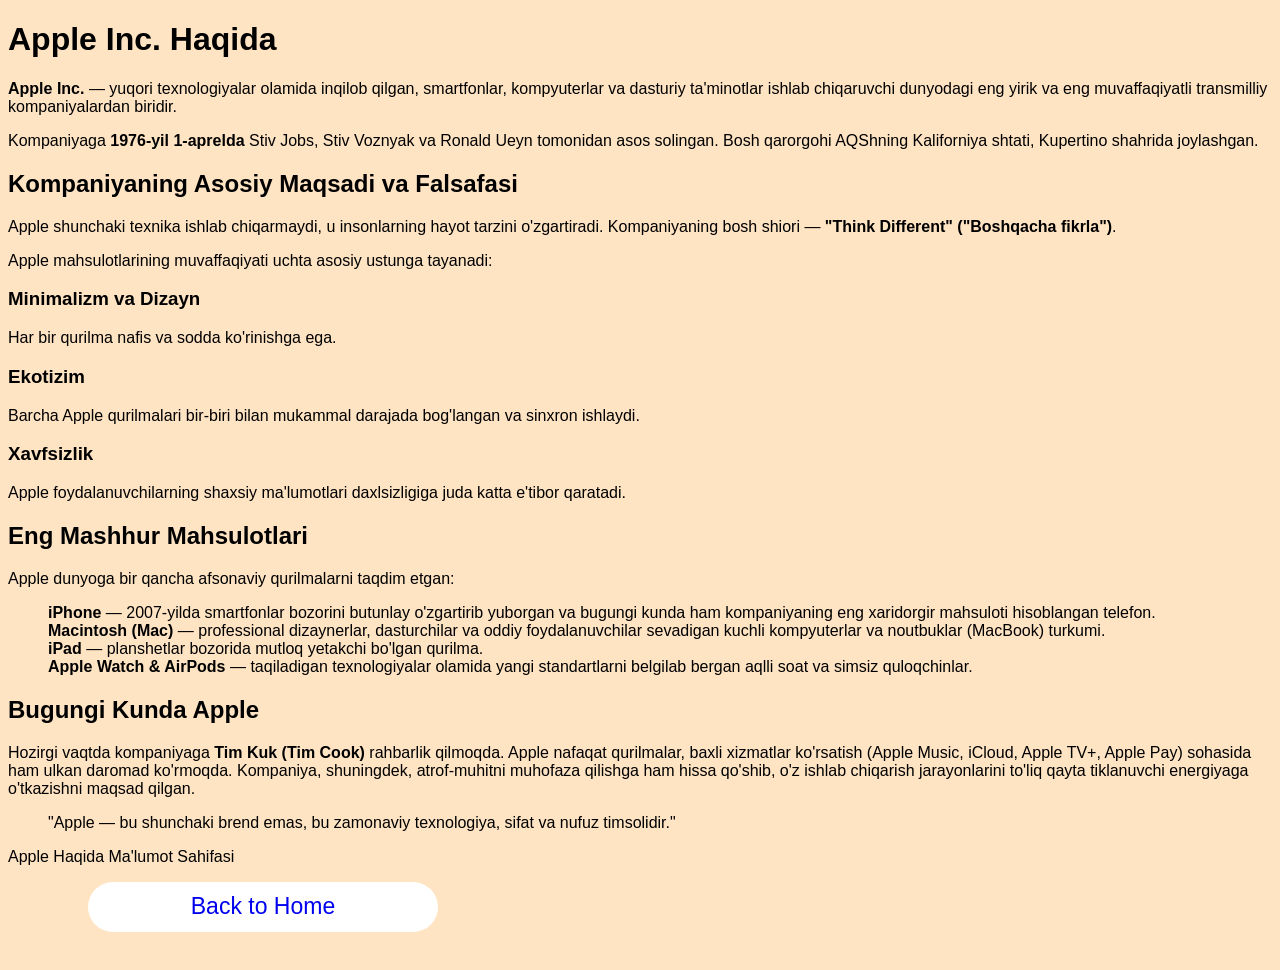
<file: aboutas.html>
<!DOCTYPE html>
<html lang="en">
<head>
    <meta charset="UTF-8">
    <meta name="viewport" content="width=device-width, initial-scale=1.0">
    <title>Apple Haqida</title>
    <link rel="stylesheet" href="aboutas.css">
</head>
<body class="bg-gray">
    <div class="container">
        <header>
            <h1>Apple Inc. Haqida</h1>
        </header>

        <section>
            <p class="intro"><strong>Apple Inc.</strong> — yuqori texnologiyalar olamida inqilob qilgan, smartfonlar, kompyuterlar va dasturiy ta'minotlar ishlab chiqaruvchi dunyodagi eng yirik va eng muvaffaqiyatli transmilliy kompaniyalardan biridir.</p>
            <p>Kompaniyaga <strong>1976-yil 1-aprelda</strong> Stiv Jobs, Stiv Voznyak va Ronald Ueyn tomonidan asos solingan. Bosh qarorgohi AQShning Kaliforniya shtati, Kupertino shahrida joylashgan.</p>
        </section>

        <section>
            <h2>Kompaniyaning Asosiy Maqsadi va Falsafasi</h2>
            <p>Apple shunchaki texnika ishlab chiqarmaydi, u insonlarning hayot tarzini o'zgartiradi. Kompaniyaning bosh shiori — <strong>"Think Different" ("Boshqacha fikrla")</strong>.</p>
            
            <p>Apple mahsulotlarining muvaffaqiyati uchta asosiy ustunga tayanadi:</p>
            
            <div class="grid">
                <div class="card">
                    <h3>Minimalizm va Dizayn</h3>
                    <p>Har bir qurilma nafis va sodda ko'rinishga ega.</p>
                </div>
                <div class="card">
                    <h3>Ekotizim</h3>
                    <p>Barcha Apple qurilmalari bir-biri bilan mukammal darajada bog'langan va sinxron ishlaydi.</p>
                </div>
                <div class="card">
                    <h3>Xavfsizlik</h3>
                    <p>Apple foydalanuvchilarning shaxsiy ma'lumotlari daxlsizligiga juda katta e'tibor qaratadi.</p>
                </div>
            </div>
        </section>

        <section>
            <h2>Eng Mashhur Mahsulotlari</h2>
            <p>Apple dunyoga bir qancha afsonaviy qurilmalarni taqdim etgan:</p>
            <ul>
                <li><strong>iPhone</strong> — 2007-yilda smartfonlar bozorini butunlay o'zgartirib yuborgan va bugungi kunda ham kompaniyaning eng xaridorgir mahsuloti hisoblangan telefon.</li>
                <li><strong>Macintosh (Mac)</strong> — professional dizaynerlar, dasturchilar va oddiy foydalanuvchilar sevadigan kuchli kompyuterlar va noutbuklar (MacBook) turkumi.</li>
                <li><strong>iPad</strong> — planshetlar bozorida mutloq yetakchi bo'lgan qurilma.</li>
                <li><strong>Apple Watch & AirPods</strong> — taqiladigan texnologiyalar olamida yangi standartlarni belgilab bergan aqlli soat va simsiz quloqchinlar.</li>
            </ul>
        </section>

        <section>
            <h2>Bugungi Kunda Apple</h2>
            <p>Hozirgi vaqtda kompaniyaga <strong>Tim Kuk (Tim Cook)</strong> rahbarlik qilmoqda. Apple nafaqat qurilmalar, baxli xizmatlar ko'rsatish (Apple Music, iCloud, Apple TV+, Apple Pay) sohasida ham ulkan daromad ko'rmoqda. Kompaniya, shuningdek, atrof-muhitni muhofaza qilishga ham hissa qo'shib, o'z ishlab chiqarish jarayonlarini to'liq qayta tiklanuvchi energiyaga o'tkazishni maqsad qilgan.</p>
        </section>

        <blockquote>
            "Apple — bu shunchaki brend emas, bu zamonaviy texnologiya, sifat va nufuz timsolidir."
        </blockquote>

        <footer>
            <p>Apple Haqida Ma'lumot Sahifasi</p>
        </footer>
    </div>
    
    <button><a href="index.html">Back to Home</a></button>
</body>
</html>
</file>
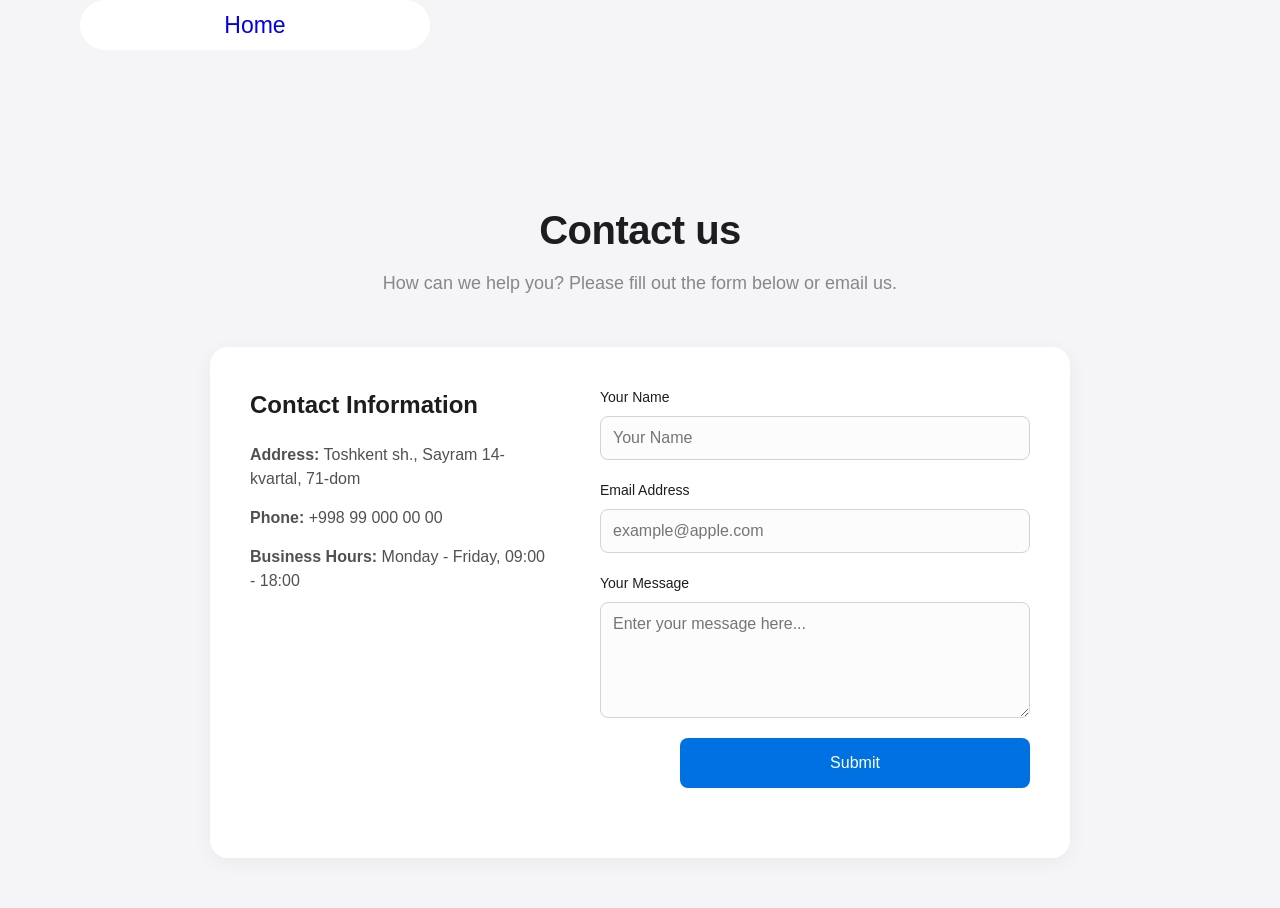
<file: contactus.html>
<!DOCTYPE html>
<html lang="uz">
<head>
    <meta charset="UTF-8">
    <meta name="viewport" content="width=device-width, initial-scale=1.0">
    <title>Apple - Aloqa</title>
    <link rel="stylesheet" href="contact.css">
</head>
<body>
    <button><a href="index.html">Home</a></button>
    <main class="contact-container">
        <header class="contact-header">
            <h1>Contact us</h1>
            <p>How can we help you? Please fill out the form below or email us.</p>
        </header>

        <div class="contact-content">
            <div class="contact-info">
                <h2>Contact Information</h2>
                <p><strong>Address:</strong> Toshkent sh., Sayram 14-kvartal, 71-dom</p>
                <p><strong>Phone:</strong> +998 99 000 00 00</p>
                <p><strong>Business Hours:</strong> Monday - Friday, 09:00 - 18:00</p>
            </div>

            <form class="contact-form">
                <div class="form-group">
                    <label for="name">Your Name</label>
                    <input type="text" id="name" placeholder="Your Name" required>
                </div>

                <div class="form-group">
                    <label for="email">Email Address</label>
                    <input type="email" id="email" placeholder="example@apple.com" required>
                </div>

                <div class="form-group">
                    <label for="message">Your Message</label>
                    <textarea id="message" rows="5" placeholder="Enter your message here..." required></textarea>
                </div>

                <button type="submit" class="submit-btn">Submit</button>
            </form>
        </div>
    </main>

</body>
</html>
</file>
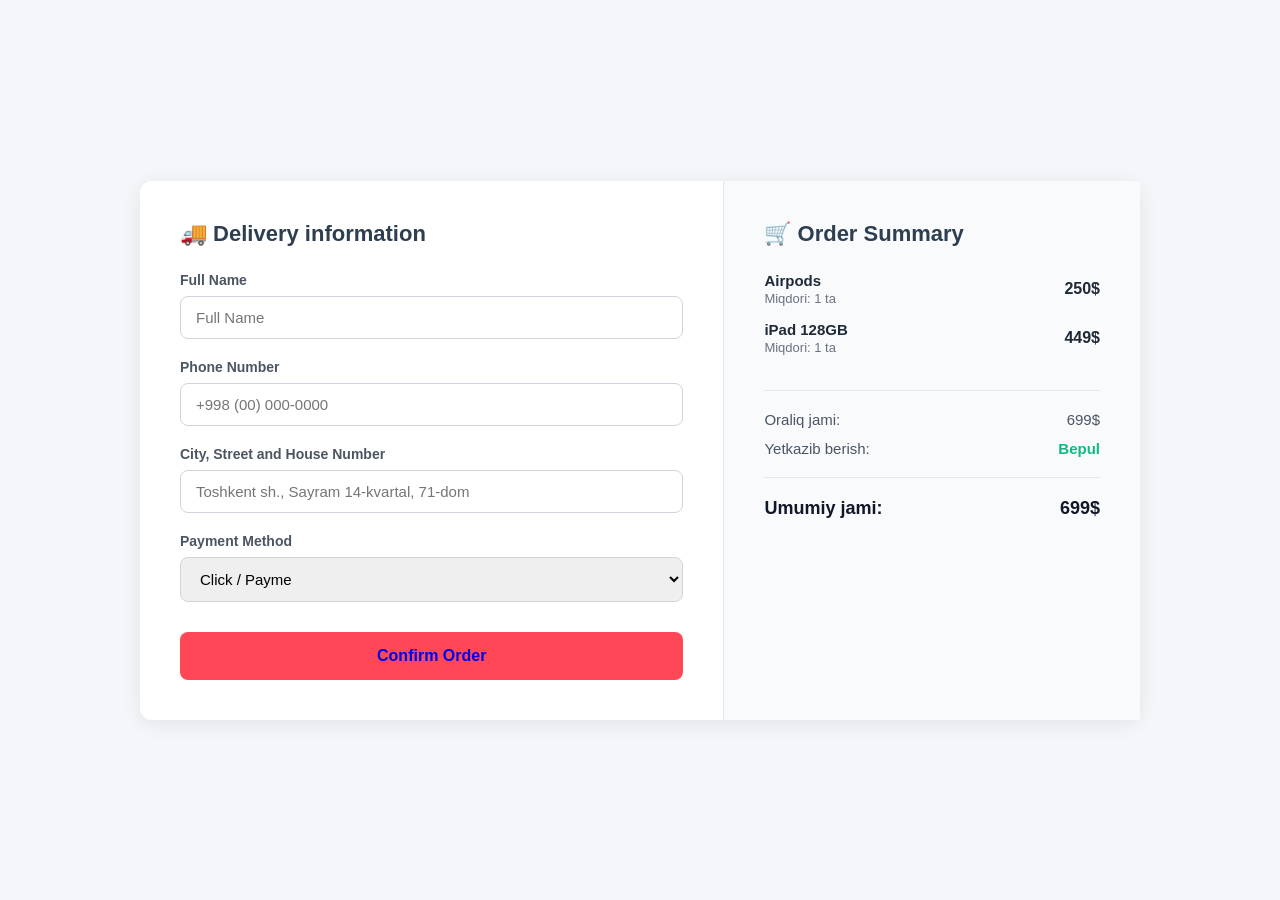
<file: placing-an-order.html>
<!DOCTYPE html>
<html lang="uz">
<head>
    <meta charset="UTF-8">
    <meta name="viewport" content="width=device-width, initial-scale=1.0">
    <title>Placing an Order</title>
    <link rel="stylesheet" href="placing-an-order.css">
</head>
<body>

    <div class="order-container">
        <div class="order-form-section">
            <h2>🚚 Delivery information</h2>
            <form action="#" method="POST" class="checkout-form">
                
                <div class="input-group">
                    <label for="fullname">Full Name</label>
                    <input type="text" id="fullname" placeholder="Full Name" required>
                </div>

                <div class="input-group">
                    <label for="phone">Phone Number</label>
                    <input type="tel" id="phone" placeholder="+998 (00) 000-0000" required>
                </div>

                <div class="input-group">
                    <label for="address">City, Street and House Number</label>
                    <input type="text" id="address" placeholder="Toshkent sh., Sayram 14-kvartal, 71-dom" required>
                </div>

                <div class="input-group">
                    <label for="payment">Payment Method</label>
                    <select id="payment" required>
                        <option value="click">Click / Payme</option>
                        <option value="cash">Eshik oldida naqd (Cash on Delivery)</option>
                        <option value="applepay">Apple Pay 🍏</option>
                    </select>
                </div>

                <button type="submit" class="place-order-btn"><a href="index.html">Confirm Order</a></button>
            </form>
        </div>

        <div class="order-summary-section">
            <h2>🛒 Order Summary</h2>

            <div class="cart-items">
                <div class="item">
                    <div class="item-info">
                        <h4>Airpods</h4>
                        <p>Miqdori: 1 ta</p>
                    </div>
                    <span class="item-price">250$</span>
                </div>

                <div class="item">
                    <div class="item-info">
                        <h4>iPad 128GB</h4>
                        <p>Miqdori: 1 ta</p>
                    </div>
                    <span class="item-price">449$</span>
                </div>
            </div>

            <hr>

            <div class="price-details">
                <div class="price-row">
                    <span>Oraliq jami:</span>
                    <span>699$</span>
                </div>
                <div class="price-row">
                    <span>Yetkazib berish:</span>
                    <span class="free-delivery">Bepul</span>
                </div>
                <hr>
                <div class="price-row total-row">
                    <span>Umumiy jami:</span>
                    <span>699$</span>
                </div>
            </div>
        </div>
    </div>

</body>
</html>
</file>
<file: aboutas.css>
*{
    box-sizing: border-box;
    text-decoration: none;
    list-style: none;
    font-family: Arial, Helvetica, sans-serif
}
button{
    border: none;
    width: 350px;
    border-radius: 25px;
    height: 50px;
    margin-left: 80px;
    font-size: 23px;
    margin-bottom: 30px;
    background: white;
}
body{
    background-color: bisque;
}
</file>
<file: contact.css>
* {    
    padding: 0;
    margin: 0;
    box-sizing: border-box;
    text-decoration: none;
    list-style: none;
    font-family: -apple-system, BlinkMacSystemFont, "Segoe UI", Roboto, Helvetica, Arial, sans-serif;
}
body {
    background-color: #f5f5f7;
    color: #1d1d1f;
    line-height: 1.5;
}
.nav-container {
    max-width: 1000px;
    margin: 0 auto;
    display: flex;
    justify-content: space-between;
    padding: 0 20px;
}
.nav-container a {
    color: #f5f5f7;
    text-decoration: none;
    font-size: 14px;
    opacity: 0.8;
    transition: opacity 0.3s;
}
.nav-container a:hover {
    opacity: 1;
}
.logo {
    font-size: 18px;
}
.contact-container {
    max-width: 900px;
    margin: 120px auto 50px auto;
    padding: 0 20px;
}
.contact-header {
    text-align: center;
    margin-bottom: 50px;
}
.contact-header h1 {
    font-size: 40px;
    font-weight: 600;
    letter-spacing: -0.5px;
    margin-bottom: 10px;
}
.contact-header p {
    color: #86868b;
    font-size: 18px;
}
.contact-content {
    display: grid;
    grid-template-columns: 1fr 1fr;
    gap: 50px;
    background: #ffffff;
    padding: 40px;
    border-radius: 18px;
    box-shadow: 0 4px 20px rgba(0,0,0,0.05);
}
.contact-info h2 {
    font-size: 24px;
    margin-bottom: 20px;
}
.contact-info p {
    margin-bottom: 15px;
    color: #515154;
}
.contact-form {
    display: flex;
    flex-direction: column;
    gap: 20px;
}
.form-group {
    display: flex;
    flex-direction: column;
    gap: 8px;
}
.form-group label {
    font-size: 14px;
    font-weight: 500;
    color: #1d1d1f;
}
.form-group input, 
.form-group textarea {
    width: 100%;
    padding: 12px;
    border: 1px solid #d2d2d7;
    border-radius: 8px;
    font-size: 16px;
    background-color: #fcfcfd;
    outline: none;
    transition: border-color 0.3s;
}
.form-group input:focus, 
.form-group textarea:focus {
    border-color: #0071e3;
}
.submit-btn {
    background-color: #0071e3;
    color: white;
    border: none;
    padding: 12px;
    font-size: 16px;
    font-weight: 500;
    border-radius: 8px;
    cursor: pointer;
    transition: background-color 0.3s;
}
.submit-btn:hover {
    background-color: #0077ed;
}
button{
    border: none;
    width: 350px;
    border-radius: 25px;
    height: 50px;
    margin-left: 80px;
    font-size: 23px;
    margin-bottom: 30px;
    background: white;
}
</file>
<file: placing-an-order.css>
* {
    padding: 0;
    margin: 0;
    box-sizing: border-box;
    text-decoration: none;
    list-style: none;
    font-family: 'Segoe UI', Tahoma, Geneva, Verdana, sans-serif;
}

body {
    background-color: #f4f6f9;
    display: flex;
    justify-content: center;
    align-items: center;
    min-height: 100vh;
    padding: 20px;
}
.order-container {
    background: #ffffff;
    width: 100%;
    max-width: 1000px;
    border-radius: 12px;
    box-shadow: 0 4px 20px rgba(0, 0, 0, 0.08);
    display: flex;
}
.order-form-section {
    flex: 1.2;
    padding: 40px;
}

.order-form-section h2 {
    margin-bottom: 25px;
    color: #2c3e50;
    font-size: 22px;
}

.checkout-form .input-group {
    margin-bottom: 20px;
}

.checkout-form label {
    display: block;
    margin-bottom: 8px;
    font-weight: 600;
    color: #4b5563;
    font-size: 14px;
}
.checkout-form input, 
.checkout-form select {
    width: 100%;
    padding: 12px 15px;
    border: 1px solid #d1d5db;
    border-radius: 8px;
    font-size: 15px;
    outline: none;
    transition: 0.3s ease;
}
.place-order-btn {
    width: 100%;
    background-color: #ff4757;
    color: white;
    border: none;
    padding: 15px;
    font-size: 16px;
    font-weight: bold;
    border-radius: 8px;
    cursor: pointer;
    transition: background 0.3s ease;
    margin-top: 10px;
}
.place-order-btn:hover {
    background-color: #e03747;
}
.order-summary-section {
    flex: 0.8;
    background-color: #f9fafb;
    padding: 40px;
    border-left: 1px solid #e5e7eb;
}
.order-summary-section h2 {
    margin-bottom: 25px;
    color: #2c3e50;
    font-size: 22px;
}
.cart-items {
    max-height: 250px;
    overflow-y: auto;
    margin-bottom: 20px;
}
.item {
    display: flex;
    justify-content: space-between;
    align-items: center;
    margin-bottom: 15px;
}
.item-info h4 {
    color: #1f2937;
    font-size: 15px;
}
.item-info p {
    color: #6b7280;
    font-size: 13px;
    margin-top: 2px;
}
.item-price {
    font-weight: 600;
    color: #1f2937;
}
hr {
    border: 0;
    border-top: 1px solid #e5e7eb;
    margin: 20px 0;
}
.price-row {
    display: flex;
    justify-content: space-between;
    margin-bottom: 12px;
    color: #4b5563;
    font-size: 15px;
}
.free-delivery {
    color: #10b981;
    font-weight: bold;
}
.total-row {
    color: #111827;
    font-size: 18px;
    font-weight: bold;
}
@media (max-width: 768px) {
    .order-container {
        flex-direction: column;
    }
    .order-summary-section {
        border-left: none;
        border-top: 1px solid #e5e7eb;
    }
}
</file>
